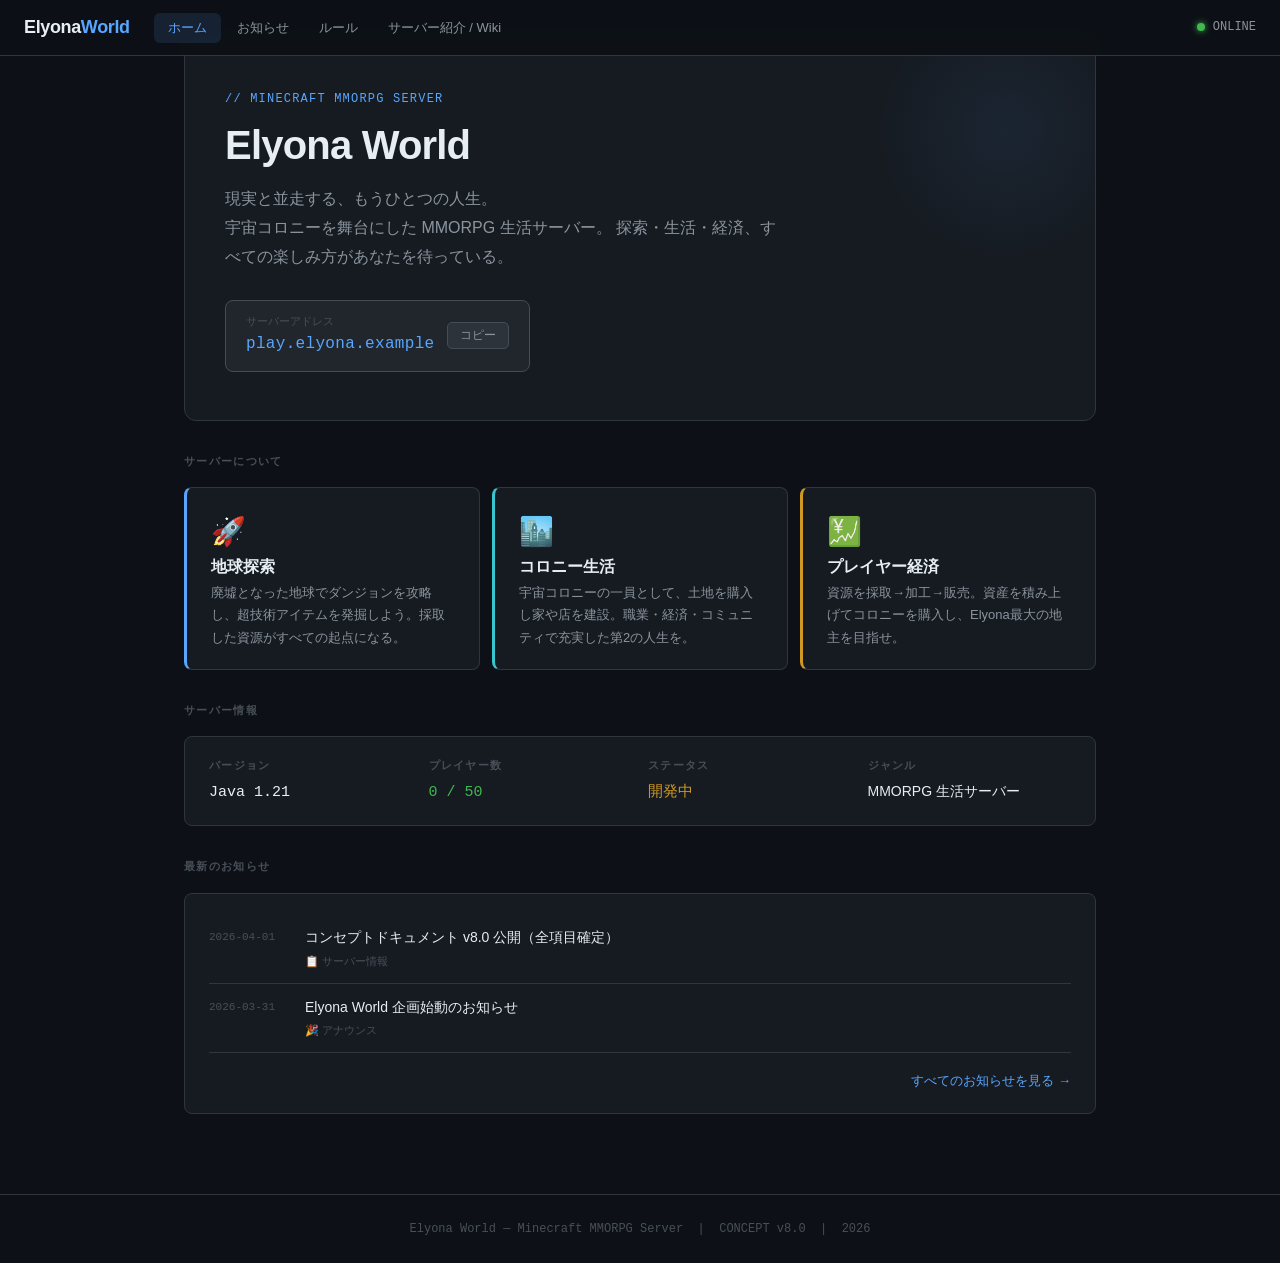
<file: index.html>
<!DOCTYPE html>
<html lang="ja">

<head>
  <meta charset="UTF-8">
  <meta name="viewport" content="width=device-width, initial-scale=1.0">
  <meta http-equiv="Content-Security-Policy" content="default-src 'self'; script-src 'self' 'unsafe-inline'; style-src 'self' 'unsafe-inline' https://fonts.googleapis.com; font-src 'self' https://fonts.gstatic.com; img-src 'self' data:; connect-src 'self'; object-src 'none'; base-uri 'self';">

  <title>Elyona World — Minecraft Server</title>
  <link rel="preconnect" href="https://fonts.googleapis.com">
  <link
    href="https://fonts.googleapis.com/css2?family=Noto+Sans+JP:wght@300;400;500;700&family=Inter:wght@300;400;500;600;700&family=JetBrains+Mono:wght@400;500&display=swap"
    rel="stylesheet">
  <link rel="stylesheet" href="css/style.css">

</head>

<body>

  <nav>
    <span class="nav-logo" onclick="location.href='index.html'">Elyona<span>World</span></span>
    <div class="nav-links">
      <button class="nav-btn active" onclick="location.href='index.html'">ホーム</button>
      <button class="nav-btn" onclick="location.href='news.html'">お知らせ</button>
      <button class="nav-btn" onclick="location.href='rules.html'">ルール</button>
      <button class="nav-btn" onclick="location.href='wiki.html'">サーバー紹介 / Wiki</button>
    </div>
    <div class="nav-status">
      <span class="status-dot"></span>
      <span>ONLINE</span>
    </div>
  </nav>

  <div class="container">

    <!-- Hero -->
    <div class="hero">
      <p class="hero-eyebrow">// MINECRAFT MMORPG SERVER</p>
      <h1>Elyona World</h1>
      <p class="hero-desc">
        現実と並走する、もうひとつの人生。<br>
        宇宙コロニーを舞台にした MMORPG 生活サーバー。
        探索・生活・経済、すべての楽しみ方があなたを待っている。
      </p>
      <div class="join-box">
        <div>
          <div class="join-label">サーバーアドレス</div>
          <div class="join-addr" id="server-addr">play.elyona.example</div>
        </div>
        <button class="copy-btn" onclick="copyAddr()">コピー</button>
      </div>
    </div>

    <p class="section-label">サーバーについて</p>
    <div class="card-grid card-grid-3" style="margin-bottom: 32px;">
      <div class="card accent-blue quick-card">
        <div>
          <div class="quick-icon">🚀</div>
          <h3>地球探索</h3>
          <p>廃墟となった地球でダンジョンを攻略し、超技術アイテムを発掘しよう。採取した資源がすべての起点になる。</p>
        </div>
      </div>
      <div class="card accent-teal quick-card">
        <div>
          <div class="quick-icon">🏙️</div>
          <h3>コロニー生活</h3>
          <p>宇宙コロニーの一員として、土地を購入し家や店を建設。職業・経済・コミュニティで充実した第2の人生を。</p>
        </div>
      </div>
      <div class="card accent-gold quick-card">
        <div>
          <div class="quick-icon">💹</div>
          <h3>プレイヤー経済</h3>
          <p>資源を採取→加工→販売。資産を積み上げてコロニーを購入し、Elyona最大の地主を目指せ。</p>
        </div>
      </div>
    </div>

    <p class="section-label">サーバー情報</p>
    <div class="card" style="margin-bottom: 32px;">
      <div style="display: grid; grid-template-columns: repeat(auto-fit, minmax(140px, 1fr)); gap: 16px;">
        <div>
          <div class="section-label" style="margin-bottom: 4px;">バージョン</div>
          <div style="font-family: var(--font-mono); font-size: 15px;">Java 1.21</div>
        </div>
        <div>
          <div class="section-label" style="margin-bottom: 4px;">プレイヤー数</div>
          <div style="font-family: var(--font-mono); font-size: 15px; color: var(--green);">0 / 50</div>
        </div>
        <div>
          <div class="section-label" style="margin-bottom: 4px;">ステータス</div>
          <div style="font-family: var(--font-mono); font-size: 15px; color: var(--gold);">開発中</div>
        </div>
        <div>
          <div class="section-label" style="margin-bottom: 4px;">ジャンル</div>
          <div style="font-size: 14px;">MMORPG 生活サーバー</div>
        </div>
      </div>
    </div>

    <p class="section-label">最新のお知らせ</p>
    <div class="card home-news">
      <div class="news-item-mini" onclick="location.href='news.html'">
        <div class="news-date-mini">2026-04-01</div>
        <div>
          <div class="news-item-title">コンセプトドキュメント v8.0 公開（全項目確定）</div>
          <div class="news-item-cat">📋 サーバー情報</div>
        </div>
      </div>
      <div class="news-item-mini" onclick="location.href='news.html'">
        <div class="news-date-mini">2026-03-31</div>
        <div>
          <div class="news-item-title">Elyona World 企画始動のお知らせ</div>
          <div class="news-item-cat">🎉 アナウンス</div>
        </div>
      </div>
      <div style="padding-top: 14px; text-align: right;">
        <a href="news.html" style="font-size: 13px;">すべてのお知らせを見る →</a>
      </div>
    </div>

  </div>

  <footer class="site-footer">
    Elyona World — Minecraft MMORPG Server &nbsp;|&nbsp; CONCEPT v8.0 &nbsp;|&nbsp; 2026
  </footer>

  <script src="js/purify.min.js"></script>
  <script src="js/main.js"></script>
</body>

</html>
</file>
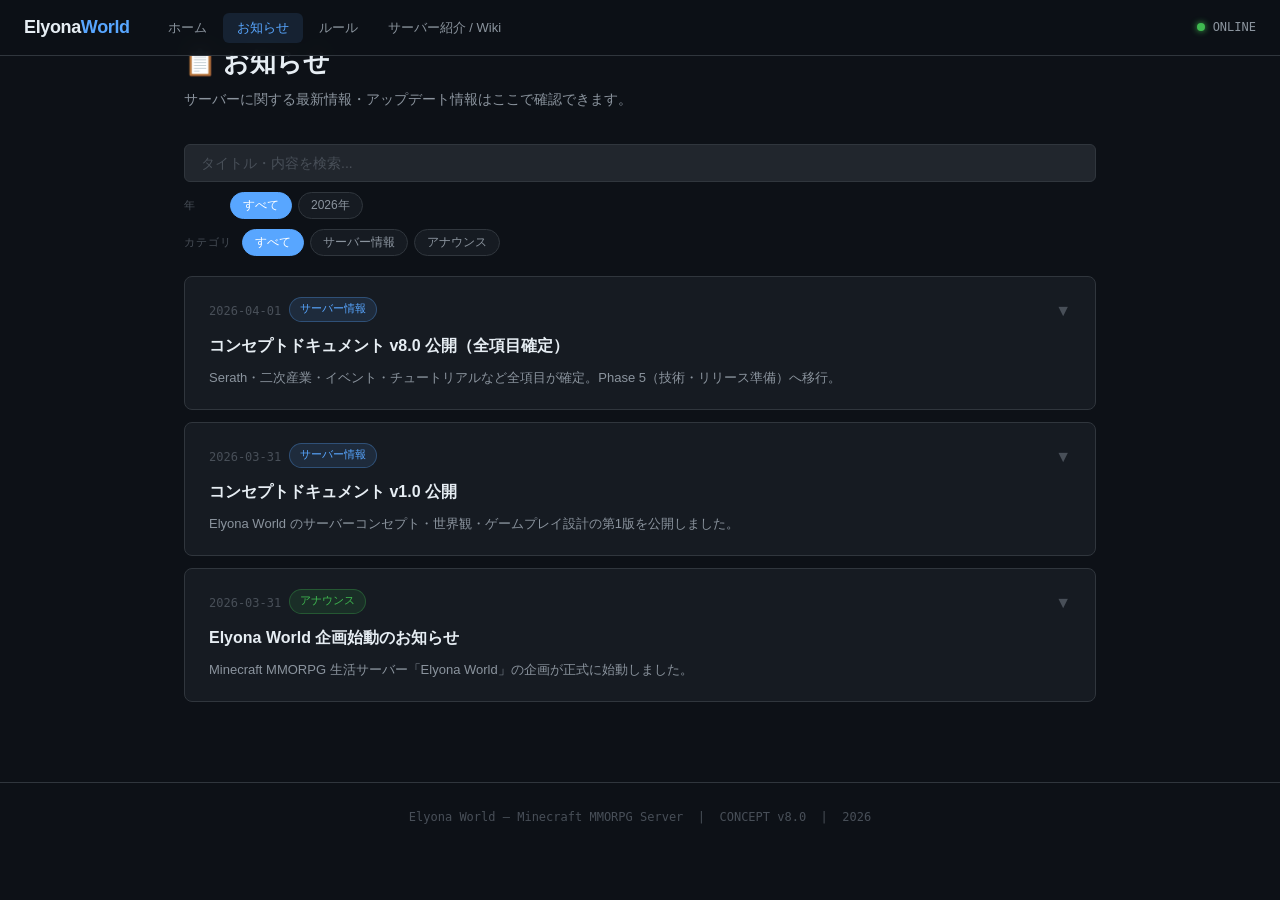
<file: news.html>
<!DOCTYPE html>
<html lang="ja">

<head>
  <meta charset="UTF-8">
  <meta name="viewport" content="width=device-width, initial-scale=1.0">
  <meta http-equiv="Content-Security-Policy" content="default-src 'self'; script-src 'self' 'unsafe-inline'; style-src 'self' 'unsafe-inline' https://fonts.googleapis.com; font-src 'self' https://fonts.gstatic.com; img-src 'self' data:; connect-src 'self'; object-src 'none'; base-uri 'self';">

  <title>お知らせ | Elyona World</title>
  <link rel="preconnect" href="https://fonts.googleapis.com">
  <link
    href="https://fonts.googleapis.com/css2?family=Noto+Sans+JP:wght@300;400;500;700&family=Inter:wght@300;400;500;600;700&family=JetBrains+Mono:wght@400;500&display=swap"
    rel="stylesheet">
  <link rel="stylesheet" href="css/style.css">
</head>

<body>

  <nav>
    <span class="nav-logo" onclick="location.href='index.html'">Elyona<span>World</span></span>
    <div class="nav-links">
      <button class="nav-btn" onclick="location.href='index.html'">ホーム</button>
      <button class="nav-btn active" onclick="location.href='news.html'">お知らせ</button>
      <button class="nav-btn" onclick="location.href='rules.html'">ルール</button>
      <button class="nav-btn" onclick="location.href='wiki.html'">サーバー紹介 / Wiki</button>
    </div>
    <div class="nav-status">
      <span class="status-dot"></span>
      <span>ONLINE</span>
    </div>
  </nav>

  <div class="container">
    <div class="page-title">📋 お知らせ</div>
    <div class="page-subtitle">サーバーに関する最新情報・アップデート情報はここで確認できます。</div>

    <div class="news-filter-bar">
      <input class="search-input" id="news-search" placeholder="タイトル・内容を検索..." oninput="applyNewsFilter()">
      <div class="news-filter-row">
        <span class="news-filter-label">年</span>
        <div class="news-filter-group" id="news-year-filters"></div>
      </div>
      <div class="news-filter-row">
        <span class="news-filter-label">カテゴリ</span>
        <div class="news-filter-group" id="news-cat-filters"></div>
      </div>
    </div>
    <div class="news-empty" id="news-empty" style="display:none">該当するお知らせがありません。</div>

    <div class="news-list"></div>
  </div>

  <footer class="site-footer">
    Elyona World — Minecraft MMORPG Server &nbsp;|&nbsp; CONCEPT v8.0 &nbsp;|&nbsp; 2026
  </footer>

  <script src="js/purify.min.js"></script>
  <script src="js/marked.min.js"></script>
  <script src="js/main.js"></script>
  <script>
    initNews();
  </script>
</body>

</html>
</file>
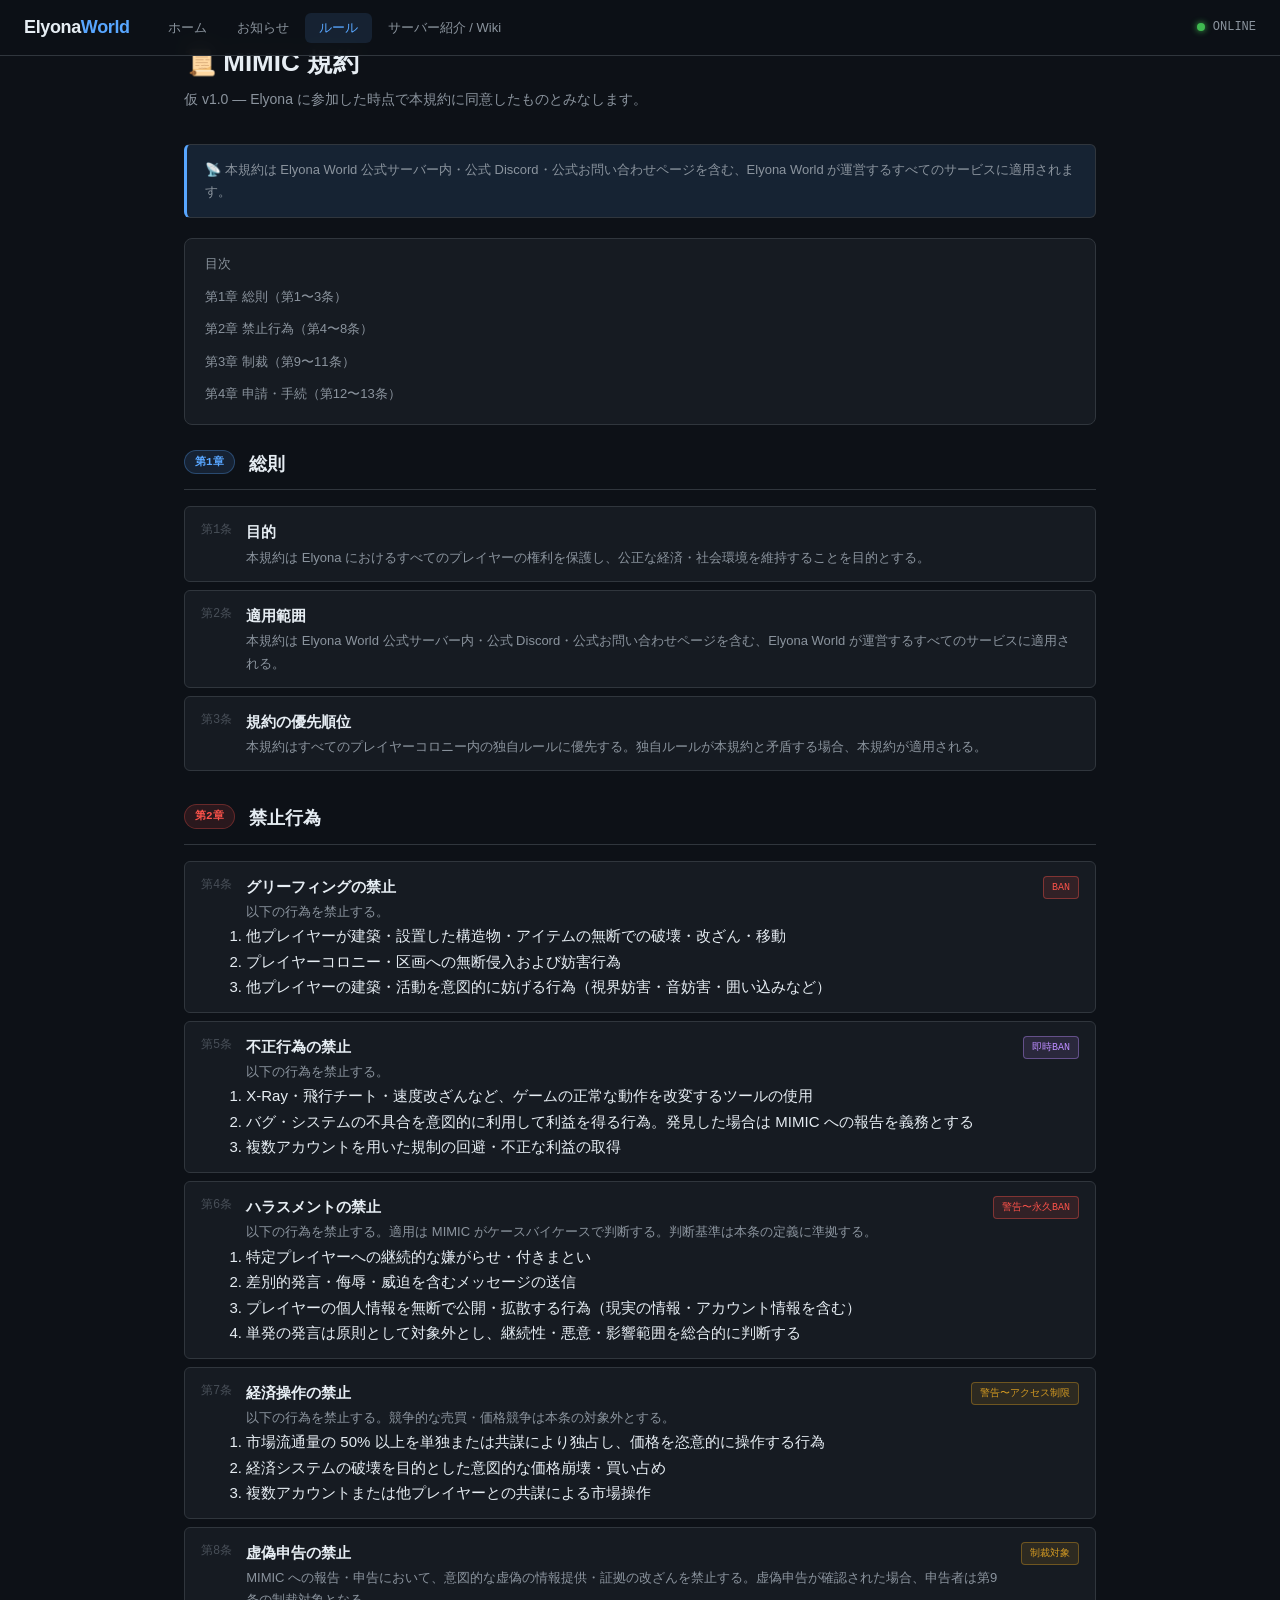
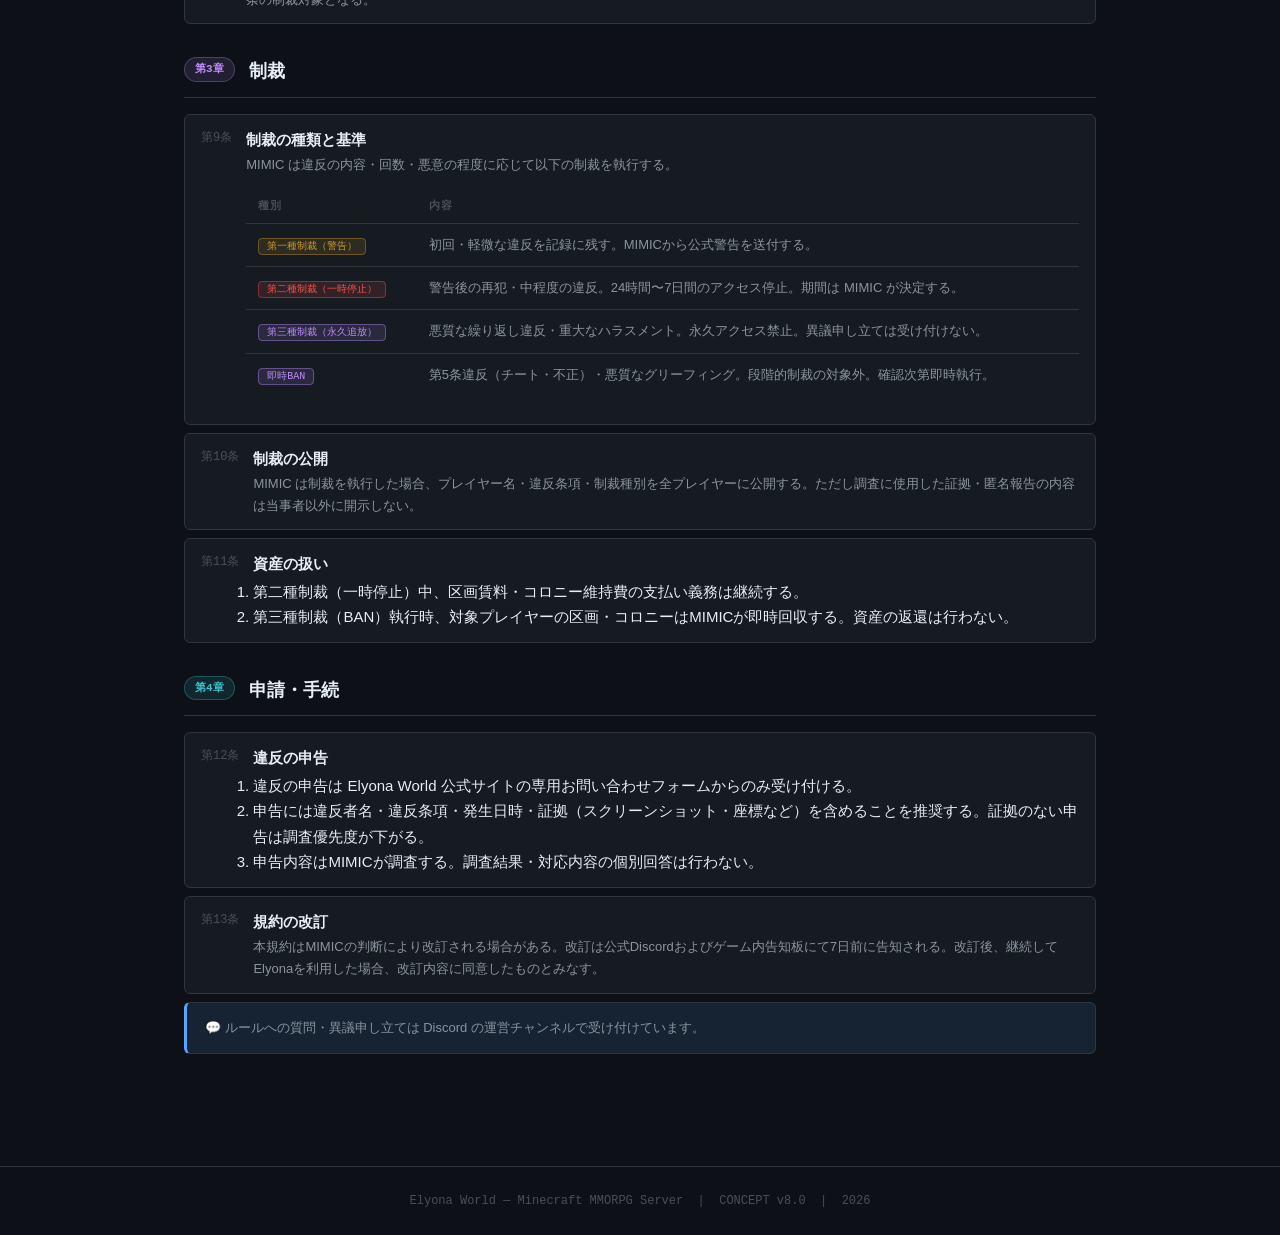
<file: rules.html>
<!DOCTYPE html>
<html lang="ja">

<head>
  <meta charset="UTF-8">
  <meta name="viewport" content="width=device-width, initial-scale=1.0">
  <meta http-equiv="Content-Security-Policy" content="default-src 'self'; script-src 'self' 'unsafe-inline'; style-src 'self' 'unsafe-inline' https://fonts.googleapis.com; font-src 'self' https://fonts.gstatic.com; img-src 'self' data:; connect-src 'self'; object-src 'none'; base-uri 'self';">

  <title>MIMIC規約 | Elyona World</title>
  <link rel="preconnect" href="https://fonts.googleapis.com">
  <link
    href="https://fonts.googleapis.com/css2?family=Noto+Sans+JP:wght@300;400;500;700&family=Inter:wght@300;400;500;600;700&family=JetBrains+Mono:wght@400;500&display=swap"
    rel="stylesheet">
  <link rel="stylesheet" href="css/style.css">

</head>

<body>

  <nav>
    <span class="nav-logo" onclick="location.href='index.html'">Elyona<span>World</span></span>
    <div class="nav-links">
      <button class="nav-btn" onclick="location.href='index.html'">ホーム</button>
      <button class="nav-btn" onclick="location.href='news.html'">お知らせ</button>
      <button class="nav-btn active" onclick="location.href='rules.html'">ルール</button>
      <button class="nav-btn" onclick="location.href='wiki.html'">サーバー紹介 / Wiki</button>
    </div>
    <div class="nav-status">
      <span class="status-dot"></span>
      <span>ONLINE</span>
    </div>
  </nav>

  <div class="container">
    <div class="page-title">📜 MIMIC 規約</div>
    <div class="page-subtitle">仮 v1.0 — Elyona に参加した時点で本規約に同意したものとみなします。</div>

    <div class="info-box blue" style="margin-bottom: 20px;">
      📡 本規約は Elyona World 公式サーバー内・公式 Discord・公式お問い合わせページを含む、Elyona World が運営するすべてのサービスに適用されます。
    </div>

    <div class="rules-toc">
      <h3>目次</h3>
      <ul>
        <li><a href="#rule-ch1">第1章 総則（第1〜3条）</a></li>
        <li><a href="#rule-ch2">第2章 禁止行為（第4〜8条）</a></li>
        <li><a href="#rule-ch3">第3章 制裁（第9〜11条）</a></li>
        <li><a href="#rule-ch4">第4章 申請・手続（第12〜13条）</a></li>
      </ul>
    </div>

    <div class="rule-section" id="rule-ch1">
      <div class="rule-section-title">
        <span class="pill pill-blue">第1章</span> 総則
      </div>
      <ul class="rule-list">
        <li class="rule-item">
          <span class="rule-num">第1条</span>
          <div class="rule-content">
            <strong>目的</strong>
            <p>本規約は Elyona におけるすべてのプレイヤーの権利を保護し、公正な経済・社会環境を維持することを目的とする。</p>
          </div>
        </li>
        <li class="rule-item">
          <span class="rule-num">第2条</span>
          <div class="rule-content">
            <strong>適用範囲</strong>
            <p>本規約は Elyona World 公式サーバー内・公式 Discord・公式お問い合わせページを含む、Elyona World が運営するすべてのサービスに適用される。</p>
          </div>
        </li>
        <li class="rule-item">
          <span class="rule-num">第3条</span>
          <div class="rule-content">
            <strong>規約の優先順位</strong>
            <p>本規約はすべてのプレイヤーコロニー内の独自ルールに優先する。独自ルールが本規約と矛盾する場合、本規約が適用される。</p>
          </div>
        </li>
      </ul>
    </div>

    <div class="rule-section" id="rule-ch2">
      <div class="rule-section-title">
        <span class="pill pill-red">第2章</span> 禁止行為
      </div>
      <ul class="rule-list">
        <li class="rule-item">
          <span class="rule-num">第4条</span>
          <div class="rule-content">
            <strong>グリーフィングの禁止</strong>
            <p>以下の行為を禁止する。</p>
            <ol>
              <li>他プレイヤーが建築・設置した構造物・アイテムの無断での破壊・改ざん・移動</li>
              <li>プレイヤーコロニー・区画への無断侵入および妨害行為</li>
              <li>他プレイヤーの建築・活動を意図的に妨げる行為（視界妨害・音妨害・囲い込みなど）</li>
            </ol>
          </div>
          <span class="severity sev-ban">BAN</span>
        </li>
        <li class="rule-item">
          <span class="rule-num">第5条</span>
          <div class="rule-content">
            <strong>不正行為の禁止</strong>
            <p>以下の行為を禁止する。</p>
            <ol>
              <li>X-Ray・飛行チート・速度改ざんなど、ゲームの正常な動作を改変するツールの使用</li>
              <li>バグ・システムの不具合を意図的に利用して利益を得る行為。発見した場合は MIMIC への報告を義務とする</li>
              <li>複数アカウントを用いた規制の回避・不正な利益の取得</li>
            </ol>
          </div>
          <span class="severity sev-perm">即時BAN</span>
        </li>
        <li class="rule-item">
          <span class="rule-num">第6条</span>
          <div class="rule-content">
            <strong>ハラスメントの禁止</strong>
            <p>以下の行為を禁止する。適用は MIMIC がケースバイケースで判断する。判断基準は本条の定義に準拠する。</p>
            <ol>
              <li>特定プレイヤーへの継続的な嫌がらせ・付きまとい</li>
              <li>差別的発言・侮辱・威迫を含むメッセージの送信</li>
              <li>プレイヤーの個人情報を無断で公開・拡散する行為（現実の情報・アカウント情報を含む）</li>
              <li>単発の発言は原則として対象外とし、継続性・悪意・影響範囲を総合的に判断する</li>
            </ol>
          </div>
          <span class="severity sev-ban">警告〜永久BAN</span>
        </li>
        <li class="rule-item">
          <span class="rule-num">第7条</span>
          <div class="rule-content">
            <strong>経済操作の禁止</strong>
            <p>以下の行為を禁止する。競争的な売買・価格競争は本条の対象外とする。</p>
            <ol>
              <li>市場流通量の 50% 以上を単独または共謀により独占し、価格を恣意的に操作する行為</li>
              <li>経済システムの破壊を目的とした意図的な価格崩壊・買い占め</li>
              <li>複数アカウントまたは他プレイヤーとの共謀による市場操作</li>
            </ol>
          </div>
          <span class="severity sev-warn">警告〜アクセス制限</span>
        </li>
        <li class="rule-item">
          <span class="rule-num">第8条</span>
          <div class="rule-content">
            <strong>虚偽申告の禁止</strong>
            <p>MIMIC への報告・申告において、意図的な虚偽の情報提供・証拠の改ざんを禁止する。虚偽申告が確認された場合、申告者は第9条の制裁対象となる。</p>
          </div>
          <span class="severity sev-warn">制裁対象</span>
        </li>
      </ul>
    </div>

    <div class="rule-section" id="rule-ch3">
      <div class="rule-section-title">
        <span class="pill pill-purple">第3章</span> 制裁
      </div>
      <ul class="rule-list">
        <li class="rule-item">
          <span class="rule-num">第9条</span>
          <div class="rule-content">
            <strong>制裁の種類と基準</strong>
            <p>MIMIC は違反の内容・回数・悪意の程度に応じて以下の制裁を執行する。</p>
            <div class="table-wrap" style="margin-top: 12px;">
              <table>
                <thead>
                  <tr>
                    <th>種別</th>
                    <th>内容</th>
                  </tr>
                </thead>
                <tbody>
                  <tr>
                    <td><span class="severity sev-warn">第一種制裁（警告）</span></td>
                    <td>初回・軽微な違反を記録に残す。MIMICから公式警告を送付する。</td>
                  </tr>
                  <tr>
                    <td><span class="severity sev-ban">第二種制裁（一時停止）</span></td>
                    <td>警告後の再犯・中程度の違反。24時間〜7日間のアクセス停止。期間は MIMIC が決定する。</td>
                  </tr>
                  <tr>
                    <td><span class="severity sev-perm">第三種制裁（永久追放）</span></td>
                    <td>悪質な繰り返し違反・重大なハラスメント。永久アクセス禁止。異議申し立ては受け付けない。</td>
                  </tr>
                  <tr>
                    <td><span class="severity sev-perm">即時BAN</span></td>
                    <td>第5条違反（チート・不正）・悪質なグリーフィング。段階的制裁の対象外。確認次第即時執行。</td>
                  </tr>
                </tbody>
              </table>
            </div>
          </div>
        </li>
        <li class="rule-item">
          <span class="rule-num">第10条</span>
          <div class="rule-content">
            <strong>制裁の公開</strong>
            <p>MIMIC は制裁を執行した場合、プレイヤー名・違反条項・制裁種別を全プレイヤーに公開する。ただし調査に使用した証拠・匿名報告の内容は当事者以外に開示しない。</p>
          </div>
        </li>
        <li class="rule-item">
          <span class="rule-num">第11条</span>
          <div class="rule-content">
            <strong>資産の扱い</strong>
            <ol>
              <li>第二種制裁（一時停止）中、区画賃料・コロニー維持費の支払い義務は継続する。</li>
              <li>第三種制裁（BAN）執行時、対象プレイヤーの区画・コロニーはMIMICが即時回収する。資産の返還は行わない。</li>
            </ol>
          </div>
        </li>
      </ul>
    </div>

    <!-- 第4章 申請・手続 -->
    <div class="rule-section" id="rule-ch4">
      <div class="rule-section-title">
        <span class="pill pill-teal">第4章</span> 申請・手続
      </div>
      <ul class="rule-list">
        <li class="rule-item">
          <span class="rule-num">第12条</span>
          <div class="rule-content">
            <strong>違反の申告</strong>
            <ol>
              <li>違反の申告は Elyona World 公式サイトの専用お問い合わせフォームからのみ受け付ける。</li>
              <li>申告には違反者名・違反条項・発生日時・証拠（スクリーンショット・座標など）を含めることを推奨する。証拠のない申告は調査優先度が下がる。</li>
              <li>申告内容はMIMICが調査する。調査結果・対応内容の個別回答は行わない。</li>
            </ol>
          </div>
        </li>
        <li class="rule-item">
          <span class="rule-num">第13条</span>
          <div class="rule-content">
            <strong>規約の改訂</strong>
            <p>本規約はMIMICの判断により改訂される場合がある。改訂は公式Discordおよびゲーム内告知板にて7日前に告知される。改訂後、継続してElyonaを利用した場合、改訂内容に同意したものとみなす。</p>
          </div>
        </li>
      </ul>
      <div class="info-box blue" style="margin-top: 8px;">
        💬 ルールへの質問・異議申し立ては Discord の運営チャンネルで受け付けています。
      </div>
    </div>

  </div>

  <!-- Footer -->
  <footer class="site-footer">
    Elyona World — Minecraft MMORPG Server &nbsp;|&nbsp; CONCEPT v8.0 &nbsp;|&nbsp; 2026
  </footer>

  <script src="js/purify.min.js"></script>
  <script src="js/main.js"></script>
</body>

</html>
</file>
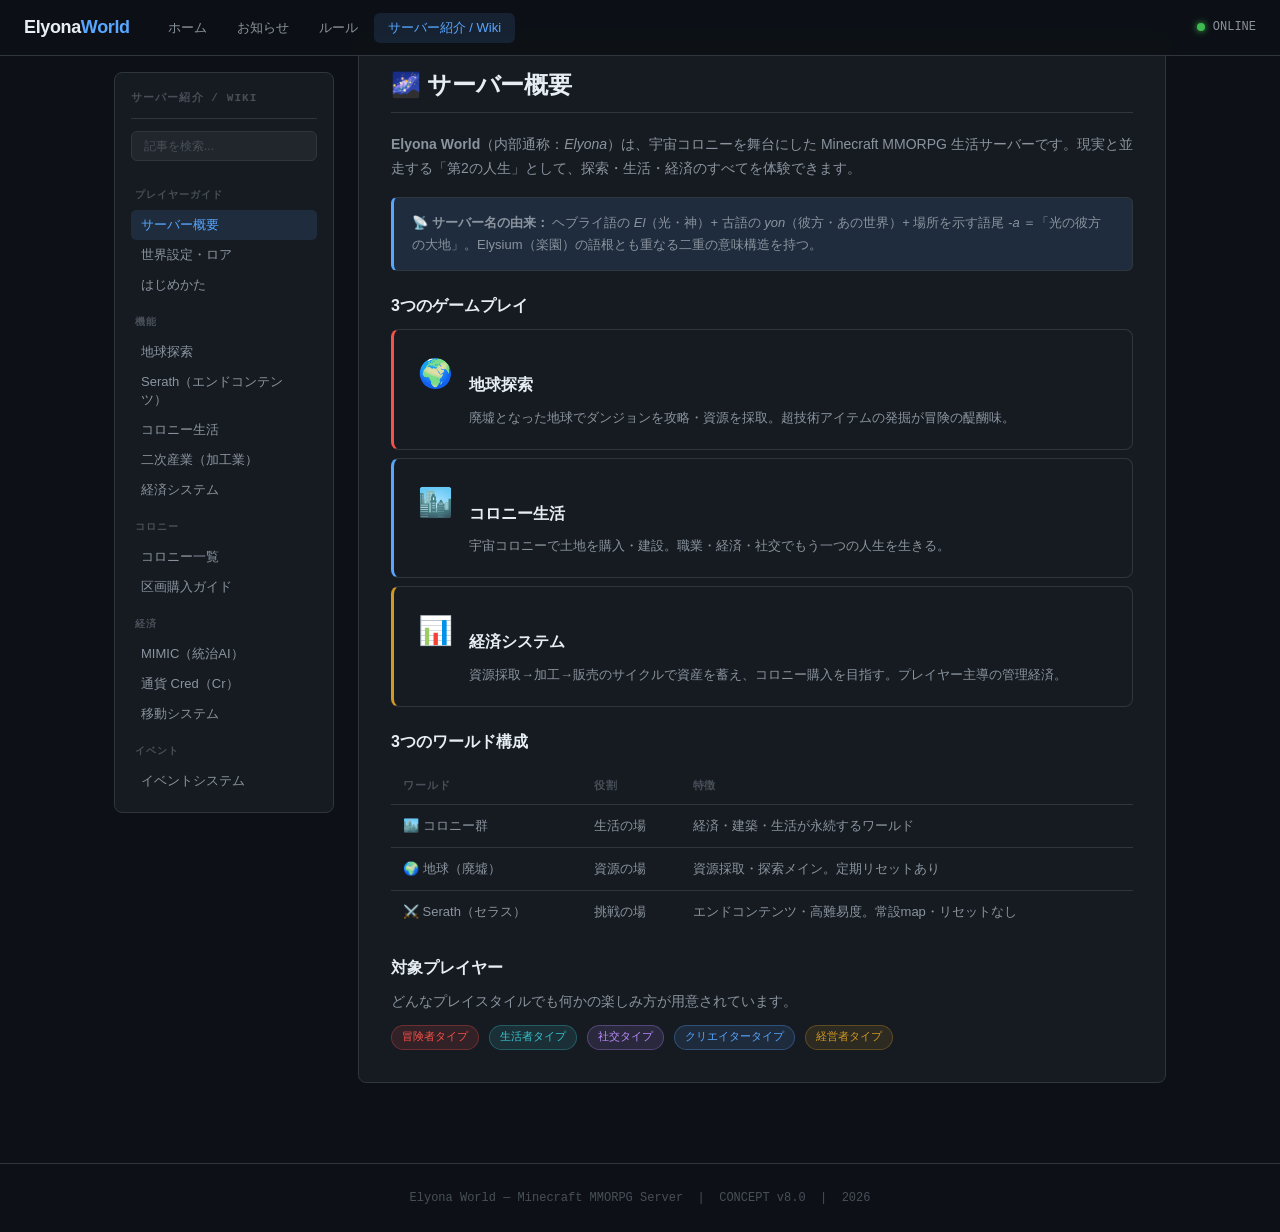
<file: wiki.html>
<!DOCTYPE html>
<html lang="ja">

<head>
  <meta charset="UTF-8">
  <meta name="viewport" content="width=device-width, initial-scale=1.0">
  <meta http-equiv="Content-Security-Policy" content="default-src 'self'; script-src 'self' 'unsafe-inline'; style-src 'self' 'unsafe-inline' https://fonts.googleapis.com; font-src 'self' https://fonts.gstatic.com; img-src 'self' data:; connect-src 'self'; object-src 'none'; base-uri 'self';">

  <title>サーバー紹介 / Wiki | Elyona World</title>
  <link rel="preconnect" href="https://fonts.googleapis.com">
  <link
    href="https://fonts.googleapis.com/css2?family=Noto+Sans+JP:wght@300;400;500;700&family=Inter:wght@300;400;500;600;700&family=JetBrains+Mono:wght@400;500&display=swap"
    rel="stylesheet">
  <link rel="stylesheet" href="css/style.css">
</head>

<body>

  <nav>
    <span class="nav-logo" onclick="location.href='index.html'">Elyona<span>World</span></span>
    <div class="nav-links">
      <button class="nav-btn" onclick="location.href='index.html'">ホーム</button>
      <button class="nav-btn" onclick="location.href='news.html'">お知らせ</button>
      <button class="nav-btn" onclick="location.href='rules.html'">ルール</button>
      <button class="nav-btn active" onclick="location.href='wiki.html'">サーバー紹介 / Wiki</button>
    </div>
    <div class="nav-status">
      <span class="status-dot"></span>
      <span>ONLINE</span>
    </div>
  </nav>

  <div class="wiki-layout">

    <!-- Sidebar -->
    <aside class="wiki-sidebar">
      <div class="wiki-sidebar-title">サーバー紹介 / Wiki</div>
      <input class="search-input" placeholder="記事を検索..." oninput="wikiSearch(this.value)"
        style="font-size:12px; padding: 7px 12px; margin-bottom: 12px;">

      <div class="wiki-cat-label">プレイヤーガイド</div>
      <button class="wiki-nav-btn active" onclick="showWiki('overview', this)">サーバー概要</button>
      <button class="wiki-nav-btn" onclick="showWiki('worldlore', this)">世界設定・ロア</button>
      <button class="wiki-nav-btn" onclick="showWiki('start', this)">はじめかた</button>

      <div class="wiki-cat-label">機能</div>
      <button class="wiki-nav-btn" onclick="showWiki('explore', this)">地球探索</button>
      <button class="wiki-nav-btn" onclick="showWiki('serath', this)">Serath（エンドコンテンツ）</button>
      <button class="wiki-nav-btn" onclick="showWiki('colony', this)">コロニー生活</button>
      <button class="wiki-nav-btn" onclick="showWiki('industry', this)">二次産業（加工業）</button>
      <button class="wiki-nav-btn" onclick="showWiki('economy', this)">経済システム</button>

      <div class="wiki-cat-label">コロニー</div>
      <button class="wiki-nav-btn" onclick="showWiki('territory', this)">コロニー一覧</button>
      <button class="wiki-nav-btn" onclick="showWiki('land', this)">区画購入ガイド</button>

      <div class="wiki-cat-label">経済</div>
      <button class="wiki-nav-btn" onclick="showWiki('mimic', this)">MIMIC（統治AI）</button>
      <button class="wiki-nav-btn" onclick="showWiki('currency', this)">通貨 Cred（Cr）</button>
      <button class="wiki-nav-btn" onclick="showWiki('movement', this)">移動システム</button>

      <div class="wiki-cat-label">イベント</div>
      <button class="wiki-nav-btn" onclick="showWiki('events', this)">イベントシステム</button>

    </aside>

    <main class="wiki-content">
      <article class="wiki-article active" id="wiki-display">
        <p style="color:var(--text3)">読み込み中...</p>
      </article>
    </main>
  </div>

  <footer class="site-footer">
    Elyona World — Minecraft MMORPG Server &nbsp;|&nbsp; CONCEPT v8.0 &nbsp;|&nbsp; 2026
  </footer>

  <script src="js/purify.min.js"></script>
  <script src="js/marked.min.js"></script>
  <script src="js/main.js"></script>
  <script>
    showWiki('overview', document.querySelector('.wiki-nav-btn.active'));
  </script>
</body>

</html>
</file>
<file: css/style.css>
/* ============================
   RESET & BASE
   ============================ */
*, *::before, *::after { margin: 0; padding: 0; box-sizing: border-box; }

:root {
  --bg:        #0d1117;
  --bg2:       #161b22;
  --bg3:       #21262d;
  --bg4:       #2d333b;
  --border:    #30363d;
  --border2:   #444c56;
  --text:      #e6edf3;
  --text2:     #8b949e;
  --text3:     #484f58;
  --blue:      #58a6ff;
  --blue-dim:  rgba(88,166,255,0.12);
  --green:     #3fb950;
  --green-dim: rgba(63,185,80,0.12);
  --gold:      #d29922;
  --gold-dim:  rgba(210,153,34,0.12);
  --red:       #f85149;
  --red-dim:   rgba(248,81,73,0.12);
  --purple:    #bc8cff;
  --purple-dim:rgba(188,140,255,0.12);
  --teal:      #39c5cf;
  --teal-dim:  rgba(57,197,207,0.12);
  --nav-h:     56px;
  --sidebar-w: 220px;
  --font-body: 'Noto Sans JP', 'Inter', sans-serif;
  --font-mono: 'JetBrains Mono', monospace;
}

html { scroll-behavior: smooth; }

body {
  background: var(--bg);
  color: var(--text);
  font-family: var(--font-body);
  font-size: 15px;
  line-height: 1.7;
  min-height: 100vh;
}

a { color: var(--blue); text-decoration: none; }
a:hover { text-decoration: underline; }

/* ============================
   NAVIGATION
   ============================ */
nav {
  position: fixed;
  top: 0; left: 0; right: 0;
  height: var(--nav-h);
  background: rgba(13,17,23,0.95);
  backdrop-filter: blur(8px);
  border-bottom: 1px solid var(--border);
  z-index: 100;
  display: flex;
  align-items: center;
  padding: 0 24px;
  gap: 8px;
}

.nav-logo {
  font-size: 18px;
  font-weight: 700;
  color: var(--text);
  letter-spacing: -0.02em;
  margin-right: 16px;
  cursor: pointer;
  white-space: nowrap;
}
.nav-logo span { color: var(--blue); }

.nav-links {
  display: flex;
  gap: 2px;
  flex: 1;
}

.nav-btn {
  padding: 6px 14px;
  border-radius: 6px;
  font-size: 13px;
  font-weight: 500;
  color: var(--text2);
  cursor: pointer;
  border: none;
  background: transparent;
  font-family: var(--font-body);
  transition: color 0.15s, background 0.15s;
  white-space: nowrap;
}
.nav-btn:hover { color: var(--text); background: var(--bg3); }
.nav-btn.active { color: var(--blue); background: var(--blue-dim); }

.nav-status {
  margin-left: auto;
  display: flex;
  align-items: center;
  gap: 8px;
  font-size: 12px;
  font-family: var(--font-mono);
  color: var(--text2);
  white-space: nowrap;
}
.status-dot {
  width: 8px; height: 8px;
  border-radius: 50%;
  background: var(--green);
  box-shadow: 0 0 6px var(--green);
  animation: blink 2s ease-in-out infinite;
}
@keyframes blink { 0%,100%{opacity:1} 50%{opacity:0.5} }

/* ============================
   PAGE LAYOUT
   ============================ */
.page {
  display: none;
  min-height: 100vh;
  padding-top: var(--nav-h);
}
.page.active { display: block; }

.container {
  max-width: 960px;
  margin: 0 auto;
  padding: 40px 24px 80px;
}

.wide-container {
  max-width: 1200px;
  margin: 0 auto;
  padding: 40px 24px 80px;
}

/* ============================
   TYPOGRAPHY
   ============================ */
h1 { font-size: 32px; font-weight: 700; letter-spacing: -0.02em; line-height: 1.2; margin-bottom: 12px; }
h2 { font-size: 22px; font-weight: 700; letter-spacing: -0.01em; line-height: 1.3; margin-bottom: 10px; }
h3 { font-size: 16px; font-weight: 600; line-height: 1.4; margin-bottom: 8px; }
p { margin-bottom: 12px; }
p:last-child { margin-bottom: 0; }

.page-title {
  font-size: 26px;
  font-weight: 700;
  margin-bottom: 4px;
}
.page-subtitle {
  font-size: 14px;
  color: var(--text2);
  margin-bottom: 32px;
}

.section-label {
  font-size: 11px;
  font-weight: 600;
  letter-spacing: 0.12em;
  text-transform: uppercase;
  color: var(--text3);
  margin-bottom: 16px;
  font-family: var(--font-mono);
}

/* ============================
   CARDS
   ============================ */
.card {
  background: var(--bg2);
  border: 1px solid var(--border);
  border-radius: 8px;
  padding: 20px 24px;
}

.card-grid {
  display: grid;
  gap: 12px;
}
.card-grid-2 { grid-template-columns: repeat(2, 1fr); }
.card-grid-3 { grid-template-columns: repeat(3, 1fr); }

.pill {
  display: inline-block;
  font-size: 11px;
  font-family: var(--font-mono);
  padding: 2px 10px;
  border-radius: 20px;
  border: 1px solid;
  margin-right: 4px;
  margin-bottom: 4px;
}
.pill-blue   { color: var(--blue);   border-color: rgba(88,166,255,0.3);  background: var(--blue-dim); }
.pill-green  { color: var(--green);  border-color: rgba(63,185,80,0.3);   background: var(--green-dim); }
.pill-gold   { color: var(--gold);   border-color: rgba(210,153,34,0.3);  background: var(--gold-dim); }
.pill-red    { color: var(--red);    border-color: rgba(248,81,73,0.3);   background: var(--red-dim); }
.pill-purple { color: var(--purple); border-color: rgba(188,140,255,0.3); background: var(--purple-dim); }
.pill-teal   { color: var(--teal);   border-color: rgba(57,197,207,0.3);  background: var(--teal-dim); }
.pill-gray   { color: var(--text2);  border-color: var(--border2);        background: transparent; }

/* accent left border */
.accent-blue   { border-left: 3px solid var(--blue);   }
.accent-green  { border-left: 3px solid var(--green);  }
.accent-gold   { border-left: 3px solid var(--gold);   }
.accent-red    { border-left: 3px solid var(--red);    }
.accent-purple { border-left: 3px solid var(--purple); }
.accent-teal   { border-left: 3px solid var(--teal);   }

/* ============================
   DIVIDER
   ============================ */
.divider {
  border: none;
  border-top: 1px solid var(--border);
  margin: 32px 0;
}

/* ============================
   PAGE: HOME
   ============================ */
.hero {
  background: var(--bg2);
  border: 1px solid var(--border);
  border-radius: 12px;
  padding: 48px 40px;
  margin-bottom: 32px;
  position: relative;
  overflow: hidden;
}
.hero::before {
  content: '';
  position: absolute;
  top: -40px; right: -40px;
  width: 260px; height: 260px;
  background: radial-gradient(circle, rgba(88,166,255,0.07) 0%, transparent 70%);
  pointer-events: none;
}
.hero-eyebrow {
  font-size: 12px;
  font-family: var(--font-mono);
  color: var(--blue);
  letter-spacing: 0.1em;
  margin-bottom: 12px;
}
.hero h1 { font-size: 40px; margin-bottom: 16px; }
.hero-desc {
  font-size: 16px;
  color: var(--text2);
  max-width: 560px;
  line-height: 1.8;
  margin-bottom: 28px;
}

.join-box {
  display: flex;
  align-items: center;
  gap: 12px;
  padding: 12px 20px;
  background: var(--bg3);
  border: 1px solid var(--border2);
  border-radius: 8px;
  width: fit-content;
}
.join-label { font-size: 11px; color: var(--text3); font-family: var(--font-mono); }
.join-addr {
  font-size: 16px;
  font-family: var(--font-mono);
  font-weight: 500;
  color: var(--blue);
  letter-spacing: 0.02em;
}
.copy-btn {
  padding: 4px 12px;
  font-size: 12px;
  font-family: var(--font-mono);
  background: var(--bg4);
  border: 1px solid var(--border2);
  color: var(--text2);
  border-radius: 5px;
  cursor: pointer;
  transition: all 0.15s;
}
.copy-btn:hover { color: var(--text); border-color: var(--blue); }

.home-quick { margin-bottom: 32px; }

.quick-card {
  display: flex;
  gap: 16px;
  align-items: flex-start;
}
.quick-icon { font-size: 28px; flex-shrink: 0; }
.quick-card h3 { margin-bottom: 4px; }
.quick-card p { font-size: 13px; color: var(--text2); margin: 0; }

.home-news { margin-bottom: 0; }

.news-item-mini {
  display: flex;
  gap: 16px;
  align-items: flex-start;
  padding: 12px 0;
  border-bottom: 1px solid var(--border);
  cursor: pointer;
}
.news-item-mini:last-child { border-bottom: none; padding-bottom: 0; }
.news-item-mini:hover .news-item-title { color: var(--blue); }
.news-date-mini {
  font-size: 11px;
  font-family: var(--font-mono);
  color: var(--text3);
  min-width: 80px;
  padding-top: 2px;
}
.news-item-title { font-size: 14px; font-weight: 500; transition: color 0.15s; }
.news-item-cat { font-size: 11px; color: var(--text3); margin-top: 2px; }

/* ============================
   PAGE: NEWS
   ============================ */
.news-list { display: flex; flex-direction: column; gap: 12px; }

.news-card {
  background: var(--bg2);
  border: 1px solid var(--border);
  border-radius: 8px;
  padding: 20px 24px;
  cursor: pointer;
  transition: border-color 0.15s;
}
.news-card:hover { border-color: var(--border2); }
.news-card.expanded { border-color: var(--blue); }

.news-card-header {
  display: flex;
  align-items: flex-start;
  gap: 12px;
}
.news-meta {
  display: flex;
  align-items: center;
  gap: 8px;
  margin-bottom: 6px;
  flex-wrap: wrap;
}
.news-date {
  font-size: 12px;
  font-family: var(--font-mono);
  color: var(--text3);
}
.news-title { font-size: 16px; font-weight: 600; color: var(--text); }
.news-summary { font-size: 13px; color: var(--text2); margin-top: 8px; }
.news-body {
  display: none;
  margin-top: 16px;
  padding-top: 16px;
  border-top: 1px solid var(--border);
  font-size: 14px;
  color: var(--text2);
  line-height: 1.8;
}
.news-body.open { display: block; }
.news-chevron {
  margin-left: auto;
  color: var(--text3);
  font-size: 16px;
  flex-shrink: 0;
  transition: transform 0.2s;
}
.news-card.expanded .news-chevron { transform: rotate(180deg); }

/* ============================
   PAGE: RULES
   ============================ */
.rules-toc {
  background: var(--bg2);
  border: 1px solid var(--border);
  border-radius: 8px;
  padding: 16px 20px;
  margin-bottom: 24px;
}
.rules-toc h3 { margin-bottom: 10px; font-size: 13px; color: var(--text2); font-weight: 500; }
.rules-toc ul { list-style: none; display: flex; flex-direction: column; gap: 4px; }
.rules-toc li a {
  font-size: 13px;
  color: var(--text2);
  display: flex;
  align-items: center;
  gap: 6px;
  padding: 3px 0;
}
.rules-toc li a:hover { color: var(--blue); text-decoration: none; }

.rule-section { margin-bottom: 32px; }
.rule-section-title {
  font-size: 18px;
  font-weight: 700;
  padding-bottom: 10px;
  border-bottom: 1px solid var(--border);
  margin-bottom: 16px;
  display: flex;
  align-items: center;
  gap: 10px;
}

.rule-list { list-style: none; display: flex; flex-direction: column; gap: 8px; }
.rule-item {
  display: flex;
  gap: 14px;
  padding: 12px 16px;
  background: var(--bg2);
  border: 1px solid var(--border);
  border-radius: 6px;
}
.rule-num {
  font-family: var(--font-mono);
  font-size: 12px;
  color: var(--text3);
  min-width: 28px;
  padding-top: 1px;
  flex-shrink: 0;
}
.rule-content { flex: 1; }
.rule-content strong { color: var(--text); font-weight: 600; display: block; margin-bottom: 2px; }
.rule-content p { font-size: 13px; color: var(--text2); margin: 0; }

.severity {
  font-size: 10px;
  font-family: var(--font-mono);
  padding: 2px 8px;
  border-radius: 4px;
  border: 1px solid;
  white-space: nowrap;
  align-self: flex-start;
  margin-top: 2px;
}
.sev-warn   { color: var(--gold);   border-color: rgba(210,153,34,0.4);  background: var(--gold-dim); }
.sev-ban    { color: var(--red);    border-color: rgba(248,81,73,0.4);   background: var(--red-dim); }
.sev-perm   { color: var(--purple); border-color: rgba(188,140,255,0.4); background: var(--purple-dim); }
.sev-info   { color: var(--blue);   border-color: rgba(88,166,255,0.4);  background: var(--blue-dim); }

/* ============================
   PAGE: WIKI
   ============================ */
.wiki-layout {
  display: grid;
  grid-template-columns: var(--sidebar-w) 1fr;
  gap: 24px;
  align-items: start;
  max-width: 1100px;
  margin: 0 auto;
  padding: 40px 24px 80px;
}

.wiki-sidebar {
  position: sticky;
  top: calc(var(--nav-h) + 16px);
  background: var(--bg2);
  border: 1px solid var(--border);
  border-radius: 8px;
  padding: 16px;
}
.wiki-sidebar-title {
  font-size: 11px;
  font-weight: 600;
  letter-spacing: 0.1em;
  text-transform: uppercase;
  color: var(--text3);
  font-family: var(--font-mono);
  margin-bottom: 12px;
  padding-bottom: 10px;
  border-bottom: 1px solid var(--border);
}

.wiki-cat-label {
  font-size: 10px;
  font-weight: 600;
  letter-spacing: 0.1em;
  text-transform: uppercase;
  color: var(--text3);
  margin: 14px 0 6px;
  padding: 0 4px;
  font-family: var(--font-mono);
}
.wiki-cat-label:first-of-type { margin-top: 0; }

.wiki-nav-btn {
  display: block;
  width: 100%;
  text-align: left;
  padding: 6px 10px;
  border-radius: 5px;
  font-size: 13px;
  color: var(--text2);
  cursor: pointer;
  border: none;
  background: transparent;
  font-family: var(--font-body);
  transition: color 0.15s, background 0.15s;
}
.wiki-nav-btn:hover { color: var(--text); background: var(--bg3); }
.wiki-nav-btn.active { color: var(--blue); background: var(--blue-dim); font-weight: 500; }

.wiki-content {
  background: var(--bg2);
  border: 1px solid var(--border);
  border-radius: 8px;
  padding: 28px 32px;
  min-height: 400px;
}

.wiki-article { display: none; }
.wiki-article.active { display: block; }

.wiki-article h2 {
  font-size: 24px;
  padding-bottom: 12px;
  border-bottom: 1px solid var(--border);
  margin-bottom: 20px;
}
.wiki-article h3 {
  font-size: 16px;
  margin-top: 24px;
  margin-bottom: 10px;
  color: var(--text);
}
.wiki-article p { font-size: 14px; color: var(--text2); }
.wiki-article ul, .wiki-article ol {
  padding-left: 20px;
  margin-bottom: 12px;
}
.wiki-article li {
  font-size: 14px;
  color: var(--text2);
  margin-bottom: 4px;
  line-height: 1.7;
}
.wiki-article li strong { color: var(--text); }

.info-box {
  background: var(--bg3);
  border: 1px solid var(--border);
  border-radius: 6px;
  padding: 14px 18px;
  margin: 16px 0;
  font-size: 13px;
  color: var(--text2);
}
.info-box.blue   { border-left: 3px solid var(--blue);   background: var(--blue-dim); }
.info-box.gold   { border-left: 3px solid var(--gold);   background: var(--gold-dim); }
.info-box.green  { border-left: 3px solid var(--green);  background: var(--green-dim); }
.info-box.red    { border-left: 3px solid var(--red);    background: var(--red-dim); }
.info-box.tbd    { border-left: 3px solid var(--text3);  background: var(--bg3); }

.flow-chart {
  display: flex;
  align-items: center;
  gap: 6px;
  flex-wrap: wrap;
  padding: 14px 18px;
  background: var(--bg3);
  border: 1px solid var(--border);
  border-radius: 6px;
  margin: 16px 0;
}
.flow-item {
  font-size: 12px;
  font-family: var(--font-mono);
  padding: 5px 12px;
  background: var(--bg4);
  border: 1px solid var(--border2);
  border-radius: 4px;
  color: var(--text2);
  white-space: nowrap;
}
.flow-arrow { color: var(--text3); font-size: 14px; }

.territory-card {
  border: 1px solid var(--border);
  border-radius: 6px;
  padding: 16px;
  margin-bottom: 10px;
  background: var(--bg3);
}
.territory-header {
  display: flex;
  align-items: center;
  gap: 10px;
  margin-bottom: 8px;
}
.territory-icon { font-size: 20px; }
.territory-name { font-size: 15px; font-weight: 600; }
.territory-desc { font-size: 13px; color: var(--text2); line-height: 1.7; }

.table-wrap { overflow-x: auto; margin: 16px 0; }
table {
  width: 100%;
  border-collapse: collapse;
  font-size: 13px;
}
th {
  text-align: left;
  padding: 8px 12px;
  font-size: 11px;
  font-family: var(--font-mono);
  letter-spacing: 0.08em;
  color: var(--text3);
  border-bottom: 1px solid var(--border);
  white-space: nowrap;
}
td {
  padding: 10px 12px;
  border-bottom: 1px solid var(--border);
  color: var(--text2);
  vertical-align: top;
}
td strong { color: var(--text); }
tr:last-child td { border-bottom: none; }
tr:hover td { background: var(--bg4); }

/* ============================
   SEARCH BOX
   ============================ */
.wiki-search {
  margin-bottom: 20px;
}
.search-input {
  width: 100%;
  padding: 10px 16px;
  background: var(--bg3);
  border: 1px solid var(--border);
  border-radius: 6px;
  color: var(--text);
  font-size: 14px;
  font-family: var(--font-body);
  outline: none;
  transition: border-color 0.15s;
}
.search-input::placeholder { color: var(--text3); }
.search-input:focus { border-color: var(--blue); }

/* ============================
   FOOTER
   ============================ */
.site-footer {
  border-top: 1px solid var(--border);
  padding: 24px;
  text-align: center;
  font-size: 12px;
  color: var(--text3);
  font-family: var(--font-mono);
}

/* ============================
   RESPONSIVE
   ============================ */
@media (max-width: 768px) {
  .card-grid-2, .card-grid-3 { grid-template-columns: 1fr; }
  .hero { padding: 32px 24px; }
  .hero h1 { font-size: 28px; }
  .wiki-layout { grid-template-columns: 1fr; }
  .wiki-sidebar { position: static; }
  .wiki-content { padding: 20px; }
  nav { gap: 4px; }
  .nav-logo { margin-right: 8px; }
}

/* ---- News Filter Bar ---- */
.news-filter-bar {
  display: flex;
  flex-direction: column;
  gap: 10px;
  margin-bottom: 20px;
}
.news-filter-row {
  display: flex;
  align-items: center;
  gap: 10px;
  flex-wrap: wrap;
}
.news-filter-label {
  font-size: 11px;
  color: var(--text3);
  text-transform: uppercase;
  letter-spacing: 0.08em;
  white-space: nowrap;
  min-width: 36px;
}
.news-filter-group {
  display: flex;
  gap: 6px;
  flex-wrap: wrap;
}
.news-filter-btn {
  padding: 4px 12px;
  border: 1px solid var(--border);
  border-radius: 20px;
  background: var(--bg2);
  color: var(--text2);
  font-size: 12px;
  cursor: pointer;
  transition: background 0.15s, border-color 0.15s, color 0.15s;
}
.news-filter-btn:hover {
  border-color: var(--border2);
  color: var(--text);
}
.news-filter-btn.active {
  background: var(--blue);
  border-color: var(--blue);
  color: #fff;
}
.news-empty {
  text-align: center;
  color: var(--text3);
  padding: 40px 0;
  font-size: 14px;
}
</file>
